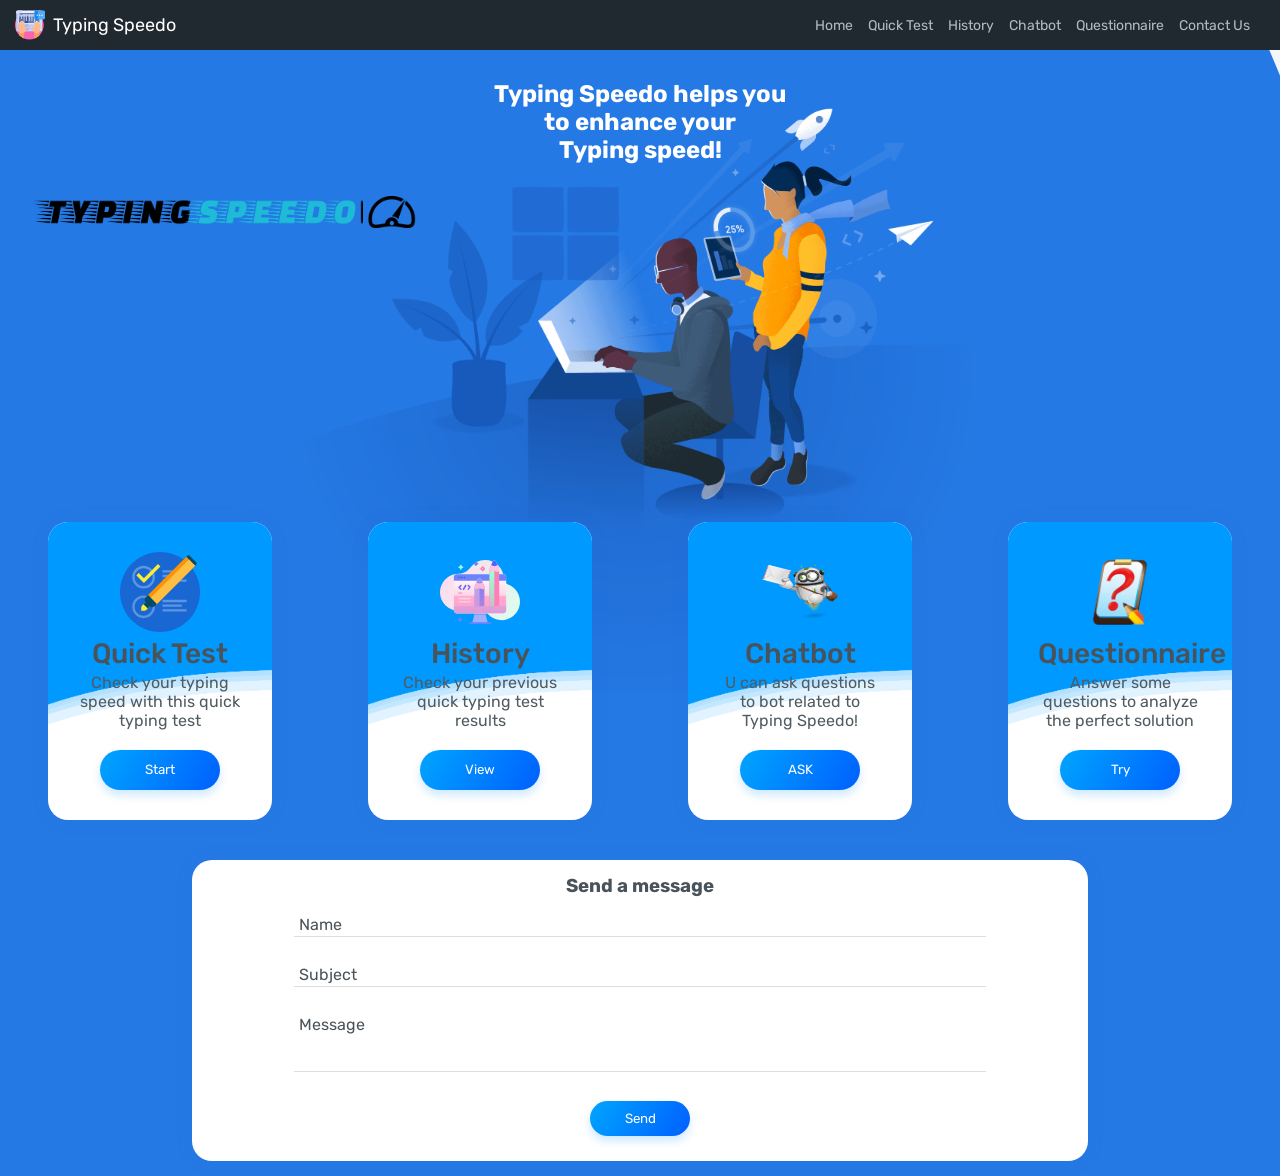
<file: index.html>
<!DOCTYPE html>
<html lang="en">
<head>
  
    <meta charset="UTF-8">
    <meta name="viewport" content="width=device-width, initial-scale=1.0">
    <meta http-equiv="X-UA-Compatible" content="ie=edge">
    <title>Typing Speedo</title>
    <link rel="icon" type="image/x-icon" href="/img/favicon.ico">
    <meta name="verify-admitad" content="5f9bf0e3d2" />
    <link rel="stylesheet" href="css/style.css" />
</head>
    
<body>
  
    <div id="loader">
        <div id="loader-circle"></div>
    </div>
    <nav id="nav">
        <div id="logo">
            <img src="img\logo.svg" alt="logo"/>
            <a href="#">
                <span>Typing</span>
                <span>Speedo</span>
            </a>
        </div>
        <div id="hamburger">
            <div id="menu-line"></div>
        </div>
        <ul id="nav-links">
            <li>
                <a href="#"><i class="fas fa-home icon"></i>Home</a>
            </li>
            <li>
                <a href="#quickTest"><i class="fas fa-user icon"></i>Quick Test</a>
            </li>
            <li>
                <a href="#history"><i class="fas fa-file-alt icon"></i>History</a>
            </li>
            <li>
                <a href="#chatbot"><i class="fab fa-android icon"></i>Chatbot</a> 
            </li>
            <li>
                <a href="#Questionnaire"><i class="	far fa-calendar-check icon"></i>Questionnaire</a>
            </li>
        
            <li>
                <a href="#contact-us"><i class="fas fa-user-headset icon"></i>Contact Us</a>
            </li>
        </ul>
    </nav>
    
    <div class="container">
        <h2 class="text">
            Typing Speedo helps you <br>
            to enhance your <br>
            Typing speed!
        </h2>
        <img src="img\illustration.png" alt="illustration" class="illustrationImg">
        <img src="img\TS-logo.png" alt="TS-logo" class="TS-logoImg">
        <div class="cards">
            <div class="card" id="quickTest">
                <section>
                    <div class="wave wave1"></div>
                    <div class="wave wave2"></div>
                    <div class="wave wave3"></div>
                    <div class="wave wave4"></div>
                </section>
                <img src="img\test.svg" alt="test svg">
                <div class="title">Quick Test</div>
                <div class="desc">Check your typing speed with this quick typing test</div>
                <button id="testBtn">Start</button>
            </div>
            <div class="card" id="history">
                <section>
                    <div class="wave wave1"></div>
                    <div class="wave wave2"></div>
                    <div class="wave wave3"></div>
                    <div class="wave wave4"></div>
                </section>
                <img src="img\history.svg" alt="history svg">
                <div class="title">History</div>
                <div class="desc">Check your previous quick typing test results</div>
                <button id="openHistory">View</button>
            </div>
            <div class="card" id="chatbot">
                <section>
                    <div class="wave wave1"></div>
                    <div class="wave wave2"></div>
                    <div class="wave wave3"></div>
                    <div class="wave wave4"></div>
                </section>
                <img src="img\Bot.png" alt="Bot.png">
                <div class="title">Chatbot</div>
                <div class="desc">U can ask questions to bot related to Typing Speedo!
                </div>
                <button type="button" onclick="window.location.href='chatbot.html';">ASK</button>
            </div>
            <div class="card" id="Questionnaire">
                <section>
                    <div class="wave wave1"></div>
                    <div class="wave wave2"></div>
                    <div class="wave wave3"></div>
                    <div class="wave wave4"></div>
                </section>
                <img src="img\questionnaire.png" alt="Bot.png">
                <div class="title">Questionnaire</div>
                <div class="desc">Answer some questions to analyze the perfect solution</div>
                <button type="button" onclick="window.location.href='ranm.html';">Try</button>
            </div>
        </div>
        
        <form class="card" id="contact-us">
            <h3 id="contact-us-heading">Send a message</h3>
            <div class="contact-us-input-box">
                <input type="text" id="contact-us-name" required=""/>
                <label for="contact-us-name">Name</label>
            </div>
            <div class="contact-us-input-box">
                <input type="text" id="contact-us-subject" required=""/>
                <label for="contact-us-subject">Subject</label>
            </div>
            <div class="contact-us-input-box">
                <textarea id="contact-us-message" required=""></textarea>
                <label for="contact-us-message">Message</label>
            </div>
            <button id="contact-us-submit-btn">Send</button>
        </form>      
        </div>
        </div>
    </div>
        </div> 
    <div class="test-container">
        <div class="circle"></div>
        <div class="circle"></div>
        <div class="circle"></div>
        <div id="test-nav">
            <div class="row">
                <img src="img\timer.svg" alt="timer">
                <div id="time"></div>
            </div>
            <div id="test-btn">
                <i class="fad fa-angle-right icon" id="backBtn"></i>
            </div>
        </div>
        <div id="text"></div>
        <div class="typing-row">
            <input type="text" id="input" placeholder="Type here..."/>
            <div id="continueBtn">
                <i class="fad fa-arrow-right"></i>
            </div>
        </div>
    </div> 
    <div class="result-container">
        <div id="result-nav">
            <div>Result</div>
            <div id="result-back-btn">
                <i class="fad fa-angle-right icon"></i>
            </div>
        </div>
        <section>
            <div class="wave wave1"></div>
            <div class="wave wave2"></div>
            <div class="wave wave3"></div>
            <div class="wave wave4"></div>
        </section>  
        <div id="result-box">    
            <div class="box">
                <div class="progress">
                    <svg>
                        <circle cx="70" cy="70" r="70"></circle>
                        <circle cx="70" cy="70" r="70" id="progress-circle"></circle>
                    </svg>
                    <div class="progress-percent"><span></span></div>
                </div>
                <h2 class="progress-text">Accuracy</h2>
            </div>
            
            <div class="result-card card-1">
                <p id="grossSpeed"></p>
                <p>Gross Speed</p>
            </div>
            <div class="result-card">
                <p id="netSpeed"></p>
                <p>Net Speed</p>
            </div>
            <div class="result-card">
                <p id="resultTime"></p>
                <p>Time</p>
            </div>
            <div class="result-card">
                <p id="result-characters"></p>
                <p>Characters</p>
            </div>
            <div class="result-card">
                <p id="result-words"></p>
                <p>Words</p>
            </div>
            
        </div>
    </div>
    
    
    
    <div id="history-container">
        <div id="history-nav">
            <div>Previous results</div>
            <div id="history-back-btn">
                <i class="fad fa-angle-right icon"></i>
            </div>
        </div>
        
        <div class="previous-result-cards">
        </div>
    </div>
<script src="js/app.js"></script>
<script type="text/javascript">
    var cId =  "126727";

    (function(d, t) {
      var s = document.createElement("script");
      s.type = "text/javascript";
      s.async = true;
      s.src = (document.location.protocol == "https:" ? "https://cdn0.cuelinks.com/js/" : "http://cdn0.cuelinks.com/js/")  + "cuelinksv2.js";
      document.getElementsByTagName("body")[0].appendChild(s);
    }());
</script>
</body>
</html>
</file>
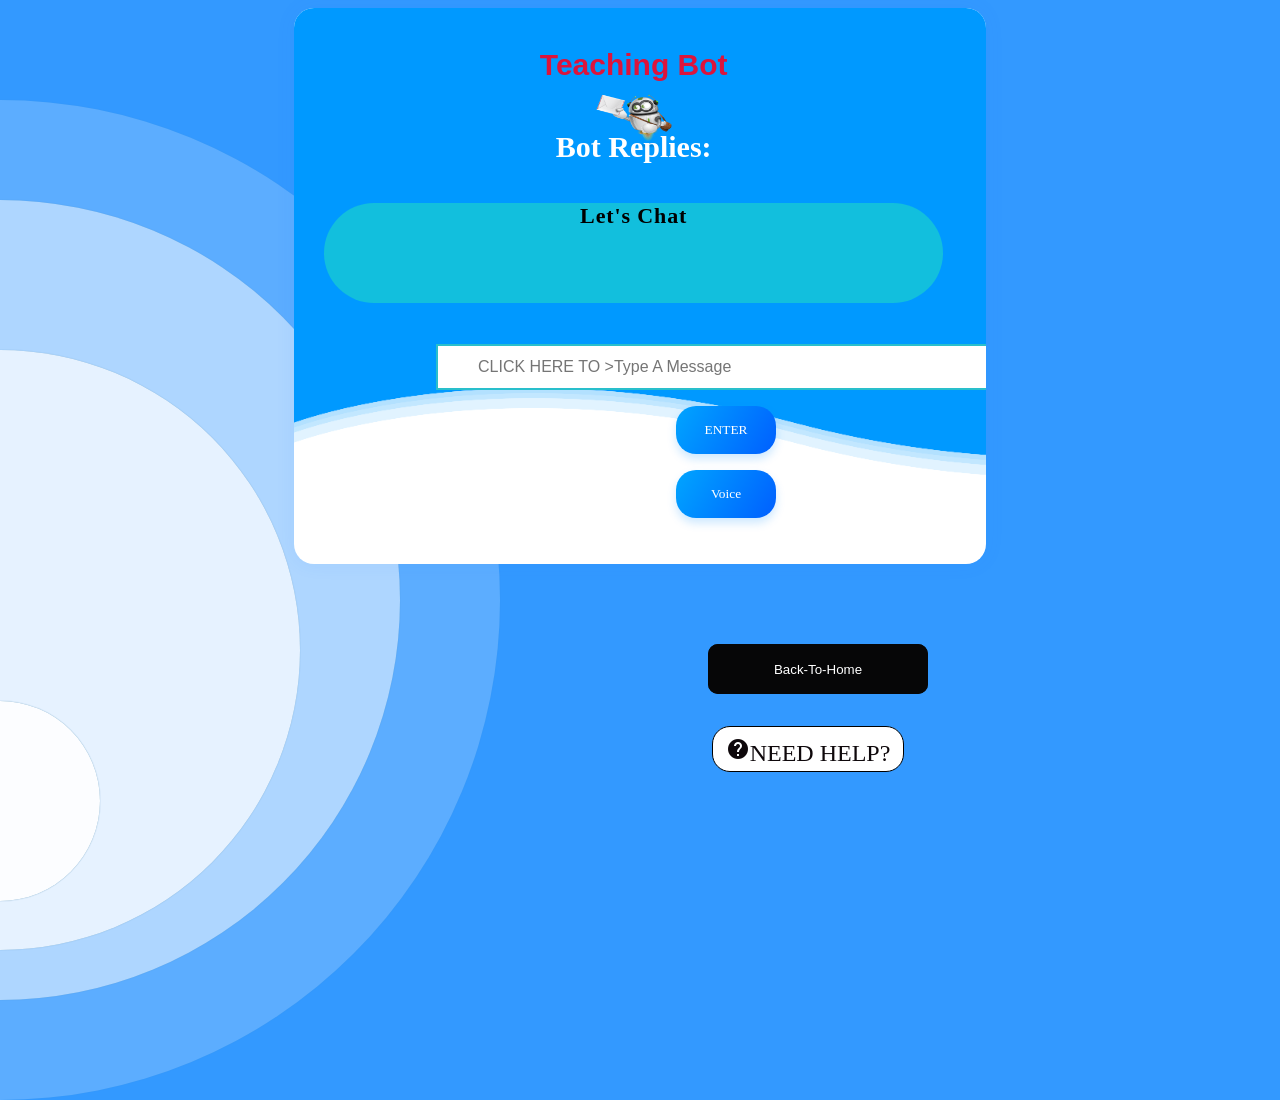
<file: chatbot.html>
<!DOCTYPE html>
<html lang="en">
    <head>
      
    <style>
        body{
  background: #3399ff;
}
.circle{
  position: absolute;
  border-radius: 50%;
  background: white;
  animation: ripple 15s infinite;
  box-shadow: 0px 0px 1px 0px #508fb9;
}

.small{
  width: 200px;
  height: 200px;
  left: -100px;
  bottom: -1px;
}

.medium{
  width: 400px;
  height: 400px;
  left: -200px;
  bottom: -10px;
}

.large{
  width: 600px;
  height: 600px;
  left: -300px;
  bottom: -50px;
}

.xlarge{
  width: 800px;
  height: 800px;
  left: -400px;
  bottom: -100px;
}

.xxlarge{
  width: 1000px;
  height: 1000px;
  left: -500px;
  bottom: -200px;
}

.shade1{
  opacity: 0.2;
}
.shade2{
  opacity: 0.5;
}

.shade3{
  opacity: 0.7;
}

.shade4{
  opacity: 0.8;
}

.shade5{
  opacity: 0.9;
}

@keyframes ripple{
  0%{
    transform: scale(0.8);
  }
  
  50%{
    transform: scale(1.2);
  }
  
  100%{
    transform: scale(0.8);
  }
}
.glow-on-hover {
    width: 220px;
    height: 50px;
    border: none;
    outline: none;
    color: #fff;
    background: #111;
    cursor: pointer;
    position: relative;
    z-index: 0;
    border-radius: 10px;
}

.glow-on-hover:before {
    content: '';
    background: linear-gradient(45deg, #ff0000, #ff7300, #fffb00, #48ff00, #00ffd5, #002bff, #7a00ff, #ff00c8, #ff0000);
    position: absolute;
    top: -2px;
    left:-2px;
    background-size: 400%;
    z-index: -1;
    filter: blur(5px);
    width: calc(100% + 4px);
    height: calc(100% + 4px);
    animation: glowing 20s linear infinite;
    opacity: 0;
    transition: opacity .3s ease-in-out;
    border-radius: 10px;
}

.glow-on-hover:active {
    color: #000
}

.glow-on-hover:active:after {
    background: transparent;
}

.glow-on-hover:hover:before {
    opacity: 1;
}

.glow-on-hover:after {
    z-index: -1;
    content: '';
    position: absolute;
    width: 100%;
    height: 100%;
    background: rgb(6, 6, 7);
    left: 0;
    top: 0;
    border-radius: 10px;
}

@keyframes glowing {
    0% { background-position: 0 0; }
    50% { background-position: 400% 0; }
    100% { background-position: 0 0; }
}
#Box
body{
    margin: 0;
    padding: 0;
    width: 50%;
    height:50vh;
    overflow: hidden;
    position: relative;
    background-color: paleturquoise;
}
.box{
    position: absolute;
  left: 17%;
  top: 36%;
  transform: translate(-50%, -50%);
  height: 380px;
  width: 385px;
  background: #f2f2f200;
  overflow: hidden;
  border-radius: 20px;
  cursor: pointer;
  box-shadow: 0 0 20px 8px #000000;
}
.top{
    width: 98%;
    height: 110px;
    background: rgba(0, 255, 255, 0);
    border-top-left-radius: 20px;
    border-top-right-radius: 20px;
}
.top h1{
    margin: 0;
    font-size: 30px;
    color: crimson;
    text-align: center;
    padding-top: 10px;
    font-family: sans-serif;
}
.mid{
    width: 98%;
    height: 180px;
    background: rgba(255, 255, 255, 0);
}
.mid .chat{
    width: 100%;
}
.mid .chat h2{
    margin-top: -3rem;
    font-size: 30px;
    color: rgb(255, 255, 255);
    padding:30px 20px;
    text-align: center;
}
.mid .chat p{
    margin-top: -1rem;
    height: 100px;
    font-size: 22px;
    color: rgb(0, 0, 0);
    text-align: center;
    background-color: rgb(18, 191, 221);
    font-weight: 600;
    letter-spacing: 0.04em;
    border-top-right-radius: 10rem;
    border-top-left-radius: 10rem;
    border-bottom-left-radius: 10rem;
    border-bottom-right-radius: 10rem;
}
.input{
    height:55%;
    width: 40rem;
    margin-top: 4rem;
    margin-left: 7rem;
    overflow: hidden;
}
input[type=text] {
  width: 100%;
  border: 2px solid rgb(41, 191, 204);
  font-size: 16px;
  background-color: white;
  background-position: 10px 10px; 
  background-repeat: no-repeat;
  padding: 12px 20px 12px 40px;
 
}
.card {
    position: relative;
    display: block;
    height:70%;
    width: 50%;
    background: #fff;
    border-radius: 20px;
    padding: 30px;
    box-shadow: 0 0 20px rgba(0,0,0,0.1);
    margin: 0 auto 40px auto;
    overflow: hidden;
    box-shadow: 0 0 20px rgba(0,112,255,0.07);
}
.card > * {
    position: relative;
    z-index: 2;
}
.card img {
    display: block;
    width: 80px;
    height: 80px;
    margin: auto;
}
.card .title {
    font-size: 28px;
    text-align: center;
    font-family: var(--rubik);
    font-weight: 500;
    color: #495359;
    margin-top: 5px;
}
.card .desc {
    text-align: center;
    color: #505b61;
    margin-top: 3px;
    font-family: var(--rubik);
}
.card button {
    display: block;
    width: 100px;
    height: 3rem;
    border: none;
    outline: none;
    background: linear-gradient(120deg, #00a5ff, #005fff);
    box-shadow: 0 5px 10px rgba(0,139,255,0.2);
    border-radius: 20px;
    margin: 1rem;
    margin-left: 15rem;
    margin-top: 1rem;
    color: #fff;
    transition: .5s;
    font-family: var(--rubik);
}
.card button:hover {
    transform: scale(0.9);
}
.card section {
    position: absolute;
    top: 0;
    left: 0;
    width: 100%;
    height: 90%;
    background: #09f;
}
@keyframes animate {
    0% {
        background-position-x: 0;
    }
    100% {
        background-position-x: 1000px;
    }
}
@keyframes animate2 {
    0% {
        background-position-x: 0;
    }
    100% {
        background-position-x: -1000px;
    }
}
  button{
    margin-top: 40px;
    margin-left: 700px;
    background-color: white;
    border: 1px solid black;
    border-radius: 5px;
    padding:10px;
  }
  button:hover{
    background-color: #3399ff;;
    color: white;
    transition: .5s;
    cursor: pointer;
  }
  section {
    position: absolute;
    top: 0;
    left: 0;
    width: 100vw;
    height: 500px;
    overflow: hidden;
    background: #09f;
}
section .wave {
    position: absolute;
    bottom: 0;
    left: 0;
    width: 100%;
    height: 100px;
    background: url("../img/wave.png");
    background-size: 1000px 100px;
}
.wave.wave1 {
    animation: animate 30s linear infinite;
    bottom: 0;
    opacity: 1;
    animation-delay: 0s;
    z-index: 4;
}
.wave.wave2 {
    animation: animate2 15s linear infinite;
    bottom: 10px;
    opacity: 0.5;
    animation-delay: -5s;
    z-index: 3;
}
.wave.wave3 {
    animation: animate 15s linear infinite;
    bottom: 15px;
    opacity: 0.2;
    animation-delay: -2s;
    z-index: 2;
}
.wave.wave4 {
    animation: animate2 5s linear infinite;
    bottom: 20px;
    opacity: 0.7;
    animation-delay: -5s;
    z-index: 1;
} 
.buttonimg{
  background-image: url("nic.png");
}
    </style>
    </head>
    <div class='ripple-background'>
        <div class='circle xxlarge shade1'></div>
        <div class='circle xlarge shade2'></div>
        <div class='circle large shade3'></div>
        <div class='circle mediun shade4'></div>
        <div class='circle small shade5'></div>
      </div>  
    <div class="card">
    <section>
    <div class="wave wave1"></div>
    <div class="wave wave2"></div>
    <div class="wave wave3"></div>
    <div class="wave wave4"></div>
</section>
        <div style="text-align: center;" class="top">
            <h1>Teaching Bot</h1>
            <img src="img/Bot.png" alt="Bot" width="65" height="65">
        </div>
        <div class="mid">
            <div class="chat">
                <h2>Bot Replies:</h2>
                <p id="chatLog">Let's Chat</p>
            </div>
        </div>
            <div class="input">
            <input type="text" id="userBox"onkeydown="if(event.keyCode == 13)" placeholder="CLICK HERE TO >Type A Message">
            <button type="button"
            onclick="talk()">ENTER</button>
            <button class="buttonimg" type="button"
            onclick="voice()">Voice</button>
          </div>
            </div>
            </div>
            <button class="glow-on-hover" type="button"
            onclick="backtohome()">
           Back-To-Home</button>
           <script>
         function backtohome(){
            document.location.href="index.html";
         }
           </script>
           <script src="js/chatbot.js"></script>
      <link href="https://fonts.googleapis.com/icon?family=Material+Icons" rel="stylesheet">   
               <button style="width:12rem; margin-left: 44rem; margin-top: 2rem; color:rgb(14, 8, 11); border-radius: 18px;" id="vtn" class="material-icons" type="button"
               onclick="help()">help</i><span>NEED HELP?</span></button>
               <script>
               function help(){
              alert("Questions,\n1.Hi,\n2.Hello,\n3.How are you?,\n4.Whats new today?,\n5.Topic?,\n6.Tip1, Tip2, Tip3,\n7.How will typing fast will help me?,\n8.What are the benefits of touch typing?,\n9.How can I improve my typing speed?,\n10.What is the average typing speed for an adult?,\n11.What are some common typing errors, and how can I reduce them?,\n12.What is the standard QWERTY keyboard layout?,\n13.Are there alternative keyboard layouts to QWERTY?,\n14.Can I type faster on a mechanical keyboard compared to a regular keyboard?,\n15.How can I avoid wrist strain while typing for long periods?,\n16.Are there typing courses or resources available online?,")
               }
               </script>            
           </div>
            </body>
            </html>
</file>
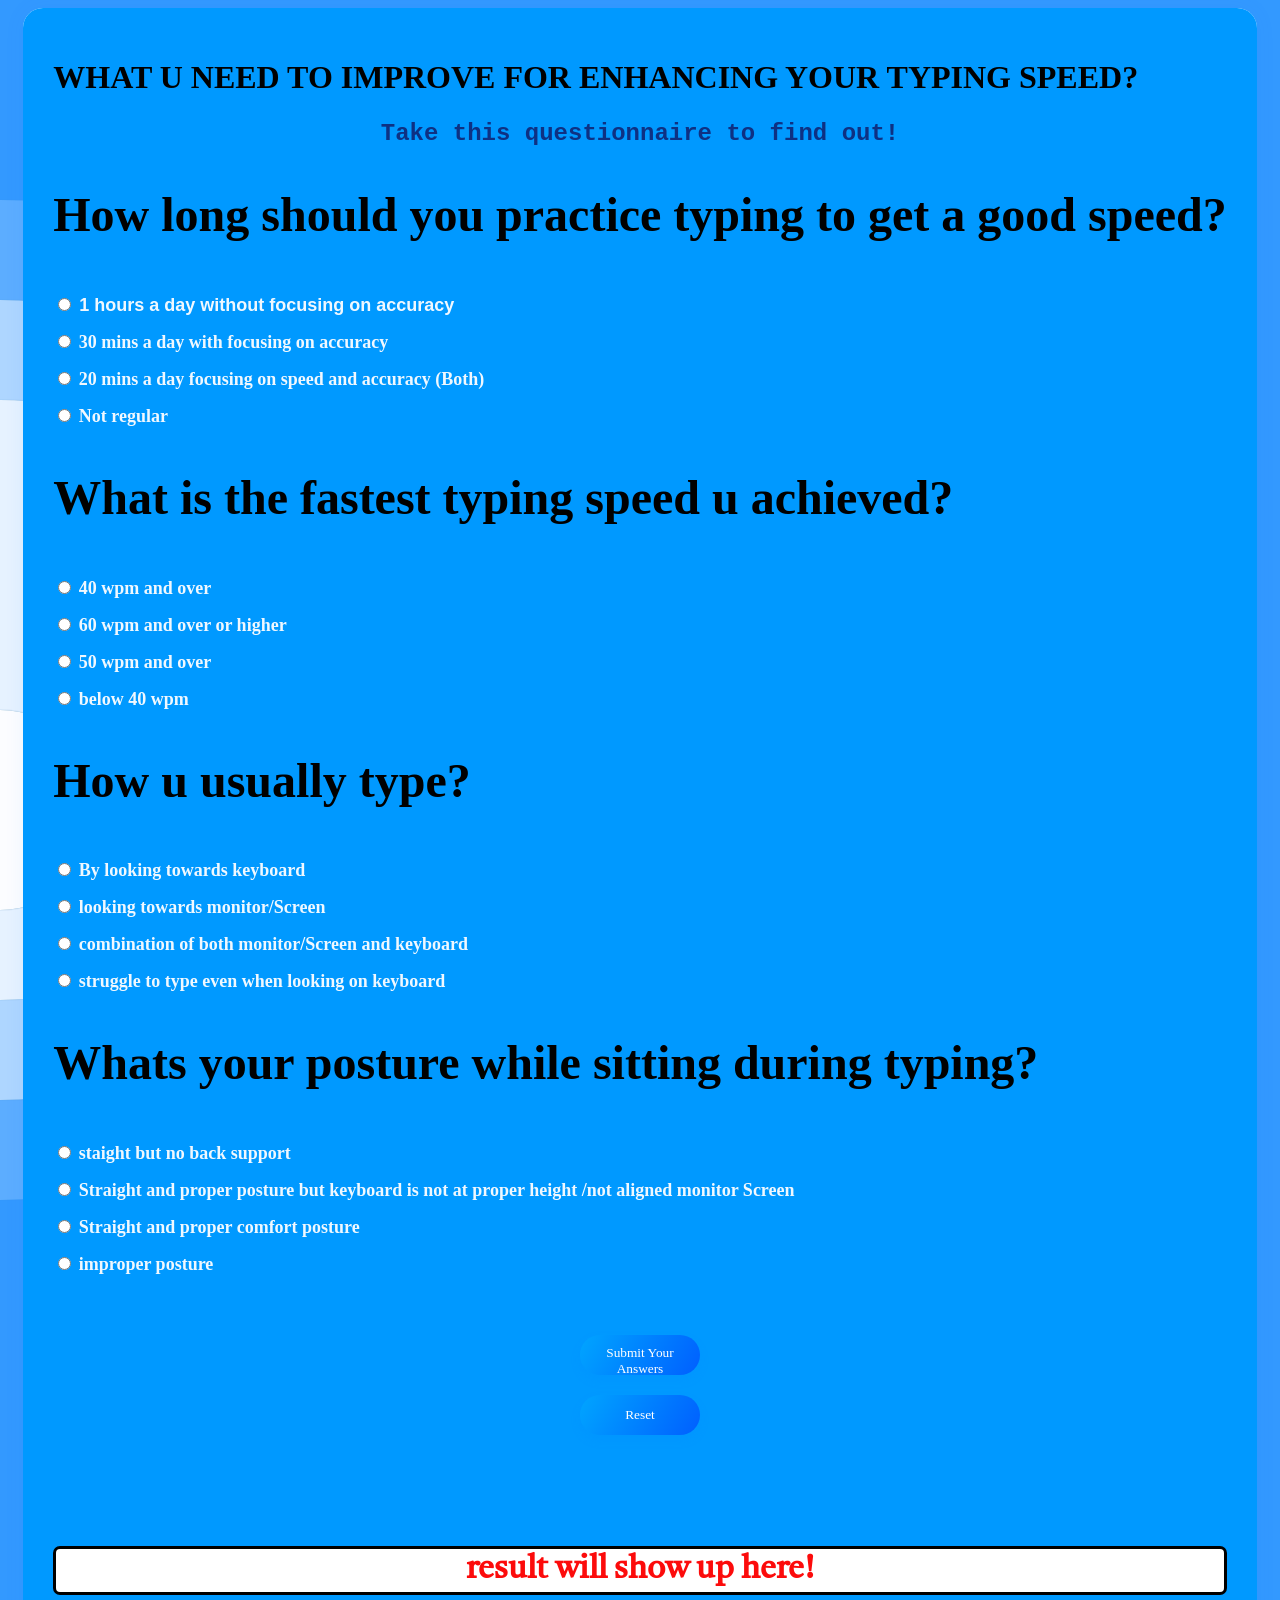
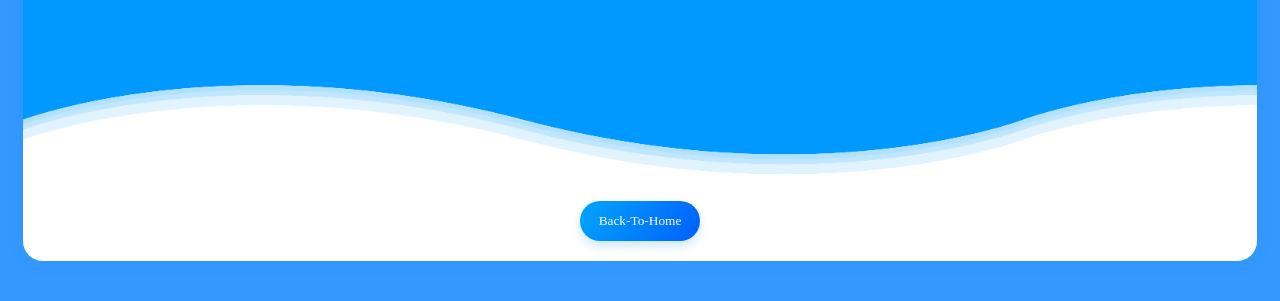
<file: ranm.html>
<!DOCTYPE html>
<head>
  <meta charset="UTF-8">
    <meta name="viewport" content="width=device-width, initial-scale=0.5">
    <meta http-equiv="X-UA-Compatible" content="ie=edge">
    <style>
      @import url('https://fonts.googleapis.com/css2?family=Tiro+Devanagari+Hindi&display=swap');
    body{
  background: #3399ff;
}
.circle{
  position: absolute;
  border-radius: 50%;
  background: white;
  animation: ripple 15s infinite;
  box-shadow: 0px 0px 1px 0px #508fb9;
}

.small{
  width: 200px;
  height: 200px;
  left: -100px;
  bottom: -10px;
}

.medium{
  width: 400px;
  height: 400px;
  left: -200px;
  bottom: -50px;
}

.large{
  width: 600px;
  height: 600px;
  left: -300px;
  bottom: -100px;
}

.xlarge{
  width: 800px;
  height: 800px;
  left: -400px;
  bottom: -200px;
}

.xxlarge{
  width: 1000px;
  height: 1000px;
  left: -500px;
  bottom: -300px;
}

.shade1{
  opacity: 0.2;
}
.shade2{
  opacity: 0.5;
}

.shade3{
  opacity: 0.7;
}

.shade4{
  opacity: 0.8;
}

.shade5{
  opacity: 0.9;
}

@keyframes ripple{
  0%{
    transform: scale(0.8);
  }
  
  50%{
    transform: scale(1.2);
  }
  
  100%{
    transform: scale(0.8);
  }
}
    .card {
      position: relative;
      display: block;
      height:fit-content;
      display:-ms-flexbox;
      justify-content: center;
      width: fit-content;
      background: #fff;
      border-radius: 20px;
      padding: 30px;
      box-shadow: 0 0 20px rgba(0,0,0,0.1);
      margin: 0 auto 40px auto;
      overflow: hidden;
      box-shadow: 0 0 20px rgba(0,112,255,0.07);
  }
  .card > * {
      position: relative;
      z-index: 2;
  }
  .card img {
      display: block;
      width: 80px;
      height: 80px;
      margin: auto;
  }
  .card .title {
      font-size: 28px;
      text-align: center;
      font-family: var(--rubik);
      font-weight: 500;
      color: #495359;
      margin-top: 5px;
  }
  .card .desc {
      text-align: center;
      color: #505b61;
      margin-top: 3px;
      font-family: var(--rubik);
  }
  .card button {
      display: block;
      width: 120px;
      height: 40px;
      border: none;
      outline: none;
      background: linear-gradient(120deg, #00a5ff, #005fff);
      box-shadow: 0 5px 10px rgba(0,139,255,0.2);
      border-radius: 20px;
      margin: 20px auto 0 auto;
      color: #fff;
      transition: .5s;
      font-family: var(--rubik);
  }
  .card button:hover {
      transform: scale(0.9);
  }
  .card section {
      position: absolute;
      top: 0;
      left: 0;
      width: 100%;
      height: 97%;
      background: #09f;
  }
  @keyframes animate {
      0% {
          background-position-x: 0;
      }
      100% {
          background-position-x: 1000px;
      }
  }
  @keyframes animate2 {
      0% {
          background-position-x: 0;
      }
      100% {
          background-position-x: -1000px;
      }
  }
  
    button{
      margin-top: 40px;
      margin-left: 700px;
      background-color: white;
      border: 1px solid black;
      border-radius: 5px;
      padding:10px;
    }
    button:hover{
      background-color: black;
      color: white;
      transition: .5s;
      cursor: pointer;
    }
    section {
      position: absolute;
      top: 0;
      left: 0;
      width: 100vw;
      height: 500px;
      overflow: hidden;
      background: #09f;
  }
  section .wave {
      position: absolute;
      bottom: 0;
      left: 0;
      width: 100%;
      height: 100px;
      background: url("../img/wave.png");
      background-size: 1000px 100px;
  }
  .wave.wave1 {
      animation: animate 30s linear infinite;
      bottom: 0;
      opacity: 1;
      animation-delay: 0s;
      z-index: 4;
  }
  .wave.wave2 {
      animation: animate2 15s linear infinite;
      bottom: 10px;
      opacity: 0.5;
      animation-delay: -5s;
      z-index: 3;
  }
  .wave.wave3 {
      animation: animate 15s linear infinite;
      bottom: 15px;
      opacity: 0.2;
      animation-delay: -2s;
      z-index: 2;
  }
  .wave.wave4 {
      animation: animate2 5s linear infinite;
      bottom: 20px;
      opacity: 0.7;
      animation-delay: -5s;
      z-index: 1;
  }
      </style>
</head>
<body>
  <div class='ripple-background'>
    <div class='circle xxlarge shade1'></div>
    <div class='circle xlarge shade2'></div>
    <div class='circle large shade3'></div>
    <div class='circle mediun shade4'></div>
    <div class='circle small shade5'></div>
  </div>
  <script>
    function myFunction() {
      var x = document.getElementById("container");
      if (x.style.display === "block") {
        x.style.display = "none";
      } else {
        x.style.display = "block";
      }
    }
    </script>
    <script src="js/ranm.js"></script>
    <div class="card">
      <section>
        <div class="wave wave1"></div>
        <div class="wave wave2"></div>
        <div class="wave wave3"></div>
        <div class="wave wave4"></div>
    </section>
    <h1>WHAT U NEED TO IMPROVE FOR ENHANCING YOUR TYPING SPEED?<h1>
    <p style="text-align: center; color: rgb(14, 49, 131); font-size: x-large; font-family: 'Courier New', Courier, monospace;"><b>Take this questionnaire to find out!</b> </p>
    <form id="quiz">
      <h2>How long should you practice typing to get a good speed?</h2>
      <label style="font-size: large; color: aliceblue; font-family: 'Gill Sans', 'Gill Sans MT', Calibri, 'Trebuchet MS', sans-serif;"><input type="radio" name="q1" value="c1">
       1 hours a day without focusing on accuracy
      </label><br />
      <label style="font-size: large; color: aliceblue;"><input type="radio" name="q1" value="c2">
        30 mins a day with focusing on accuracy
      </label><br />
      <label style="font-size: large; color: aliceblue;"><input type="radio" name="q1" value="c3">
       20 mins a day focusing on speed and accuracy (Both)
      </label><br />
      <label style="font-size: large; color: aliceblue;"><input type="radio" name="q1" value="c4">
        Not regular
      </label><br />
      <h2>What is the fastest typing speed u achieved?</h2>
      <label style="font-size: large; color: aliceblue;"><input type="radio" name="q2" value="c1">
        40 wpm and over
      </label><br />
      <label style="font-size: large; color: aliceblue;"><input type="radio" name="q2" value="c2">
       60 wpm and over or higher
      </label><br />
      <label style="font-size: large; color: aliceblue;"><input type="radio" name="q2" value="c3">
        50 wpm and over
      </label><br />
      <label style="font-size: large; color: aliceblue;"><input type="radio" name="q2" value="c4">
        below 40 wpm 
      </label><br />
      <h2>How u usually type?</h2>
      <label style="font-size: large; color: aliceblue;"><input type="radio" name="q3" value="c1">
        By looking towards keyboard
      </label><br />
      <label style="font-size: large; color: aliceblue;"><input type="radio" name="q3" value="c2">
        looking towards monitor/Screen
      </label><br />
      <label style="font-size: large; color: aliceblue;"><input type="radio" name="q3" value="c3">
      combination of both monitor/Screen and keyboard 
      </label><br />
      <label style="font-size: large; color: aliceblue;"><input type="radio" name="q3" value="c4">
        struggle to type even when looking on keyboard
      </label><br />
      <h2>Whats your posture while sitting during typing?</h2>
      <label style="font-size: large; color: aliceblue;"><input type="radio" name="q4" value="c1">
        staight but no back support
      </label><br />
      <label style="font-size: large; color: aliceblue;"><input type="radio" name="q4" value="c2">
        Straight and proper posture but keyboard is not at proper height
        /not aligned monitor Screen
      </label><br />
      <label style="font-size: large; color: aliceblue;"><input type="radio" name="q4" value="c3">
        Straight and proper comfort posture
      </label><br />
      <label style="font-size: large; color: aliceblue;"><input type="radio" name="q4" value="c4">
        improper posture
      </label><br />
      <br>
      <button type="button" id="submit" onclick="tabulateAnswers()">Submit Your Answers</button>
      <button type="reset" id="reset" onclick="resetAnswer()">Reset</button>
    </form>
    <br>
    <br>
    <br>
      <div style="margin-bottom:7rem; color: rgb(252, 11, 11); font-family: 'Tiro Devanagari Hindi', serif; border: solid rgb(0, 0, 0); border-radius: 7px; text-align: center; background-color: #fff;" id="answer"><b>result will show up here!</b></div>
      <br>
      <br>
      <button style="margin-bottom: -2rem;" type="button"
            onclick="backtohome()">
           Back-To-Home</button>
           <script>
         function backtohome(){
            document.location.href="index.html";
         }
           </script>
</body>
</div>
</div>
</html>
</file>
<file: css/style.css>
@import url("https://pro.fontawesome.com/releases/v5.10.0/css/all.css");
@import url('https://fonts.googleapis.com/css2?family=Rubik&display=swap');
:root {
    --rubik: "Rubik", sans-serif;
    --serif: sans-serif;
    --nav-bg: #202830;
    --bd: 1px solid red;
}
html {
    scroll-behavior: smooth;
}
* {
    margin: 0;
    padding: 0;
    box-sizing: border-box;
}
*::selection {
    background: #09f;
    color: #fff;
}
body {
    background: #f1f5f8;
    background: #f3f6fb;
}
#nav {
    position: sticky;
    top: 0;
    display: flex;
    width: 100%;
    height: 50px;
    align-items: center;
    justify-content: space-between;
    background: var(--nav-bg);
    padding: 0 15px;
    z-index: 10000;
}
#nav #logo {
    display: flex;
    align-items: center;
}
#nav #logo a {
    display: block;
    color: #6F6F6F;
    color: #fff;
    text-decoration: none;
    font-size: 18px;
    font-family: var(--rubik);
}
#nav #logo img {
    width: 30px;
    height: 30px;
    margin-right: 8px;
}
#nav #nav-links {
    display: flex;
}
#nav #nav-links li {
    list-style: none;
    margin-right: 15px;
}
#nav #nav-links li a {
    color: #b2bac2;
    text-decoration: none;
    font-size: 14px;
    transition: 0.5s;
    font-family: var(--rubik);
}
#nav #nav-links li a:hover {
    color: #fff;
}
#nav #nav-links li a .icon {
    display: none;
}
#nav #hamburger {
    display: none;
}

@media(max-width:467px) {
    * {
        cursor: none;
    }
    #nav #nav-links li a .icon {
        display: inline-block;
        margin-right: 10px;
    }
    #nav #hamburger {
        display: grid;
        place-items: center;
        width: 20px;
        height: 15px;
    }
    #nav #hamburger #menu-line {
        position: relative;
        width: 100%;
        height: 1px;
        background: #fff;
        transition: .5s;
        border-radius: 4px;
    }
    #nav #hamburger #menu-line::before,
    #nav #hamburger #menu-line::after
    {
        border-radius: 4px;
        content: "";
        position: absolute;
        width: 100%;
        height: 1px;
        background: #fff;
        transition: .5s;
    }
    #nav #hamburger #menu-line::before {
        top: -7px;
    }
    #nav #hamburger #menu-line::after {
        bottom: -7px;
    }
    #nav #hamburger.active #menu-line {
        transform: translateX(-45px);
        background: transparent;
    }
    #nav #hamburger.active #menu-line::before {
        top: 0;
        transform: translateX(45px) rotate(-45deg);
    }
    #nav #hamburger.active #menu-line::after {
        bottom: 0;
        transform: translateX(45px) rotate(45deg);
    }

    #nav #nav-links {
        position: absolute;
        display: block;
        top: 0;
        left: -100%;
        width: 230px;
        height: 100vh;
        background: #212429;
        transition: .5s;
    }
    #nav #nav-links.show {
        left: 0;
    }
    #nav #nav-links li {
        display: flex;
        align-items: center;
        width: 100%;
        height: 50px;
    }
    #nav #nav-links li a {
        display: flex;
        align-items: center;
        width: 100%;
        height: 100%;
        padding-left: 20px;
        font-family: var(--rubik);
        color: #b2bac2;
    }

    #nav #nav-links li a:hover {
        color: #f2f2f2;
        background: #349AEF;
        border-top: 1px dotted #ACD5F6;
        border-bottom: 1px dotted #ACD5F6;
    }
}

#loader {
    display: grid;
    place-items: center;
    position: fixed;
    top: 0;
    left: 0;
    width: 100vw;
    height: 100vh;
    background: #f3f6fb;
    z-index: 10000000;
}
#loader-circle {
    position: relative;
    width: 30px;
    height: 30px;
    border-radius: 50%;
    background: linear-gradient(180deg, #005eff, #b0cdff);
    animation: rotate 0.5s linear infinite;
}
#loader-circle:after {
    content: "";
    position: absolute;
    top: 10%;
    left: 10%;
    width: 80%;
    height: 80%;
    border-radius: 50%;
    background: #f3f6fb;
}
#loader-circle:before {
    content: "";
    position: absolute;
    top: 0;
    left: 0;
    width: 101%;
    height: 101%;
    border-radius: 50%;
    background: linear-gradient(90deg, transparent 50%, #f3f6fb 50%);
}
@keyframes rotate {
    0% {
        transform: rotate(0deg);
    }
    100% {
        transform: rotate(360deg);
    }
}

.container {
    position: relative;
    width: 100vw;
    object-fit: contain;
    min-height: 100vh;
    overflow: hidden;
}
.container::before {
    content: "";
    position: absolute;
    top: -100vw;
    left: -150vw;
    width: 300vw;
    height: 801vw;
    border-radius: 50%;
    background: #2579e4;
    z-index: -1;
    pointer-events: none;
}
.text {
    text-align: center;
    color: #fff;
    font-family: var(--rubik);
    margin-top: 30px;
}
.text > * {
    text-align: center;
}
.container .illustrationImg {
    position: absolute;
    object-fit: contain;
    left: 6.700rem;
    width: 90%;
    height: 40rem;
    margin-top: -7rem;
    z-index: -1;
}
.TS-logoImg {
   width: 30%;
   margin-top: 2rem;  
   margin-left: 2rem;
}
.cards {
    display: grid;
    grid-template-columns: repeat(auto-fit, minmax(300px, 1fr));
    margin-top: 290px;
}
.card {
    position: relative;
    display: block;
    width: 70%;
    background: #ffffff;
    border-radius: 20px;
    padding: 30px;
    box-shadow: 0 0 20px rgba(0,0,0,0.1);
    margin: 0 auto 40px auto;
    overflow: hidden;
    box-shadow: 0 0 20px rgba(0,112,255,0.07);
}
.card > * {
    position: relative;
    z-index: 2;
}
.card img {
    display: block;
    width: 80px;
    height: 80px;
    margin: auto;
}
.card .title {
    font-size: 28px;
    text-align: center;
    font-family: var(--rubik);
    font-weight: 500;
    color: #495359;
    margin-top: 5px;
}
.card .desc {
    text-align: center;
    color: #505b61;
    margin-top: 3px;
    font-family: var(--rubik);
}
.card button {
    display: block;
    width: 120px;
    height: 40px;
    border: none;
    outline: none;
    background: linear-gradient(120deg, #00a5ff, #005fff);
    box-shadow: 0 5px 10px rgba(0,139,255,0.2);
    border-radius: 20px;
    margin: 20px auto 0 auto;
    color: #fff;
    transition: .5s;
    font-family: var(--rubik);
}
.card button:hover {
    transform: scale(0.9);
}
.card section {
    position: absolute;
    top: 0;
    left: 0;
    width: 100%;
    height: 90%;
    background: #09f;
}

.test-container {
    position: relative;
    width: 100vw;
    display: none;
    margin-top: 50px;
    overflow: hidden;
    background: #f3f6fb;
}
.row {
    display: flex;
    align-items: center;
}
#test-nav {
    position: fixed;
    top: 0;
    left: 0;
    display: flex;
    width: 100%;
    height: 50px;
    background: var(--nav-bg);
    align-items: center;
    justify-content: space-between;
    padding: 0 15px;
    z-index: 10000;
}
#test-nav img {
    width: 30px;
    height: 30px;
}
#test-nav .icon {
    color: rgba(255,255,255,1);
    font-size: 24px;
}
#test-nav #time {
    color: #fff;
    font-family: var(--rubik);
}
#test-nav #test-btn {
    width: 20px;
    height: 20px;
}
.test-container #text {
    position: relative;
    display: block;
    width: 90%;
    padding: 20px;
    background: #fff;
    font-family: var(--rubik);
    box-shadow: 0 0 20px rgba(0,0,0,0.1);
    margin: 25px auto 55px auto;
    border-radius: 10px;
    background: rgba(255,255,255,0.2);
    user-select: none!important;
    box-shadow: 0 0 20px rgba(0,112,255,0.07);
}

.circle {
    position: absolute;
    border-radius: 50%;
}

.circle:nth-child(1) {
    top: -40px;
    left: -70px;
    width: 200px;
    height: 200px;
    background: #09f;
}
.circle:nth-child(2) {
    top: 450px;
    right: -100px;
    width: 250px;
    height: 250px;
    background: #f04;
}
.test-container .typing-row {
    display: flex;
    align-items: center;
    position: fixed;
    bottom: 0;
    left: 0;
    width: 100vw;
    height: 40px;
}
.test-container #input {
    width: calc(100% - 40px);
    height: 100%;
    background: #fff;
    border: none;
    padding: 0 10px;
    outline: none;
    box-shadow: 0 0 20px rgba(0,0,0,0.1);
    caret-color: #09f;
    background: #202830;
    color: #fff;
    color: #c0e6ff;
}
.test-container #continueBtn {
    display: grid;
    place-items: center;
    width: 40px;
    height: 100%;
    background: #202830;
    color: #202830;
    transition: .5s;
}
#continueBtn:hover {
    background: #202830;
}

.result-container {
    position: relative;
    width: 100vw;
    min-height: 100vh;
    background: #f3f6fb;
    background: #f1f5f8;
    display: none;
    /*margin-top: 50px;*/
    background: #fff;
}
#result-nav {
    position: fixed;
    top: 0;
    left: 0;
    display: flex;
    width: 100%;
    height: 50px;
    background: var(--nav-bg);
    align-items: center;
    justify-content: space-between;
    padding: 0 15px;
    z-index: 10000;
}
#result-nav div:nth-child(1) {
    color: #fff;
    font-family: var(--rubik);
    font-size: 18px;
}
#result-nav #result-back-btn {
    display: grid;
    place-items: center;
    color: #fff;
    width: 20px;
    height: 20px;
    font-size: 20px;
    color: rgba(255,255,255,1);
}

section {
    position: absolute;
    top: 0;
    left: 0;
    width: 100vw;
    height: 500px;
    overflow: hidden;
    background: #09f;
}
section .wave {
    position: absolute;
    bottom: 0;
    left: 0;
    width: 100%;
    height: 100px;
    background: url("../img/wave.png");
    background-size: 1000px 100px;
}
.wave.wave1 {
    animation: animate 30s linear infinite;
    bottom: 0;
    opacity: 1;
    animation-delay: 0s;
    z-index: 4;
}
.wave.wave2 {
    animation: animate2 15s linear infinite;
    bottom: 10px;
    opacity: 0.5;
    animation-delay: -5s;
    z-index: 3;
}
.wave.wave3 {
    animation: animate 15s linear infinite;
    bottom: 15px;
    opacity: 0.2;
    animation-delay: -2s;
    z-index: 2;
}
.wave.wave4 {
    animation: animate2 5s linear infinite;
    bottom: 20px;
    opacity: 0.7;
    animation-delay: -5s;
    z-index: 1;
}
@keyframes animate {
    0% {
        background-position-x: 0;
    }
    100% {
        background-position-x: 1000px;
    }
}
@keyframes animate2 {
    0% {
        background-position-x: 0;
    }
    100% {
        background-position-x: -1000px;
    }
}

.result-container #result-box {
    position: relative;
}

.box {
    display: flex;
    align-items: center;
    justify-content: center;
    flex-direction: column;
    position: relative;
    width: 100%;
    font-family: var(--rubik);
}
.progress {
    position: relative;
    width: 150px;
    height: 150px;
    margin-top: 100px;
}
.progress svg {
    position: relative;
    width: 150px;
    height: 150px;
}
.progress svg circle {
    position: relative;
    width: 150px;
    height: 150px;
    fill: none;
    stroke-width: 10;
    stroke: #000;
    transform: translate(5px, 5px);
    stroke-dasharray: 440;
    stroke-dashoffset: 440;
    stroke-linecap: round;
}
.progress svg circle:nth-child(1) {
    stroke-dashoffset: 0;
    stroke: rgba(255, 255, 255, 0.1);
}
.progress svg circle:nth-child(2) {
    stroke: #a8fff6;
    stroke: #7AD0E5;
}
.progress-percent {
    position: absolute;
    top: 0;
    left: 0;
    width: 100%;
    height: 100%;
    display: flex;
    justify-content: center;
    align-items: center;
    font-size: 40px;
    color: #fff;
}
.progress-percent span {
    font-size: 20px;
}
.progress-text {
    position: absolute;
    top: 78%;
    font-size: 12px;
    color: #fff;
}
.result-card {
    position: relative;
    display: flex;
    justify-content: center;
    align-items: center;
    flex-direction: column;
    margin: 15px auto;
    width: 90%;
    min-height: 200px;
    padding: 10px;
    border-radius: 10px;
    background: linear-gradient(90deg, #FF77A5, #FFAAAC);
    background: rgba(255,255,255,0.7);
    box-shadow: 0 0 20px rgba(0,0,0,0.15);
    z-index: 5;
    color: #495359;
    font-family: var(--rubik);
    background: linear-gradient(339deg, rgba(47, 47, 47, 0.02) 0%, rgba(47, 47, 47, 0.02) 42%, transparent 42%, transparent 99%, rgba(17, 17, 17, 0.02) 99%, rgba(17, 17, 17, 0.02) 100%), linear-gradient(257deg, rgba(65, 65, 65, 0.02) 0%, rgba(65, 65, 65, 0.02) 11%, transparent 11%, transparent 92%, rgba(53, 53, 53, 0.02) 92%, rgba(53, 53, 53, 0.02) 100%), linear-gradient(191deg, rgba(5, 5, 5, 0.02) 0%, rgba(5, 5, 5, 0.02) 1%, transparent 1%, transparent 45%, rgba(19, 19, 19, 0.02) 45%, rgba(19, 19, 19, 0.02) 100%), linear-gradient(29deg, rgba(28, 28, 28, 0.02) 0%, rgba(28, 28, 28, 0.02) 33%, transparent 33%, transparent 40%, rgba(220, 220, 220, 0.02) 40%, rgba(220, 220, 220, 0.02) 100%), linear-gradient(90deg, rgb(255, 255, 255), rgb(255, 255, 255));
}
.result-card p:nth-child(1) {
    font-size: 42px;
    font-weight: 500;
}
.result-card p:nth-child(1) span {
    font-size: 14px;
    font-size: 400;
    font-style: italic;
}


#game-container {
    position: relative;
    width: 100vw;
    min-height: 100vh;
    background: #f3f6fb;
    background: #f1f5f8;
    display: none;
    background: #fff;
    padding-top: 50px;
}
#game-nav {
    position: fixed;
    top: 0;
    left: 0;
    display: flex;
    width: 100%;
    height: 50px;
    background: var(--nav-bg);
    align-items: center;
    justify-content: space-between;
    padding: 0 15px;
    z-index: 10000;
}
#game-nav #game-heading {
    color: #fff;
    font-family: var(--rubik);
    font-size: 18px;
}
#game-nav #game-back-btn {
    display: grid;
    place-items: center;
    color: #fff;
    width: 20px;
    height: 20px;
    font-size: 20px;
    color: rgba(255,255,255,1);
}

canvas {
    display: block;
    margin: 30px auto 0 auto;
}

#score {
    position: absolute;
    top: 90px;
    left: 40px;
    color: #495359;
    font-family: var(--rubik);
}
#restart {
    position: absolute;
    top: calc(70px + 250px/2 - 30px/2);
    left: calc(50% - 100px/2);
    width: 100px;
    height: 30px;
    background: #09f;
    color: #fff;
    border: none;
    border-radius: 4px;
    outline: none;
    border: 4px double #fff;
    opacity: 0;
    pointer-events: none;
    transition: 0.5s;
}
#restart:hover {
    background: #0080d6;
}
#game-input {
    position: absolute;
    top: -200%;
    left: -200%;
}
#openKeyboard {
    display: block;
    margin: 15px auto;
    width: 100px;
    height: 30px;
    background: #09f;
    color: #fff;
    border-radius: 4px;
    outline: none;
    border: 4px double #fff;
    transition: 0.5s;
}
#openKeyboard:hover {
    background: #0080d6;
}

#contact-us-heading {
    color: #495359;
    font-family: var(--rubik);
    text-align: center;
    margin-bottom: 5px;
}

.contact-us-input-box {
    position: relative;
    width: 80%;
    display: block;
    margin: 15px auto;
    margin-bottom: 25px;
}
.contact-us-input-box input,
.contact-us-input-box textarea
{
    width: 100%;
    height: 25px;
    background: none;
    border: none;
    border-bottom: 1.5px solid #ddd;
    padding: 5px;
    outline: none;
    caret-color: #0084ff;
    transition: 0.5s;
    font-family: var(--rubik);
}
.contact-us-input-box textarea {
    height: 60px;
    resize: none;
}
.contact-us-input-box label {
    position: absolute;
    top: 3px;
    left: 5px;
    color: #495359;
    transition: .5s;
    font-family: var(--rubik);
    user-select: none;
    pointer-events: none;
}
.contact-us-input-box input:focus ~ label,
.contact-us-input-box textarea:focus ~ label,
.contact-us-input-box input:valid ~ label,
.contact-us-input-box textarea:valid ~ label
{
    color: #0084ff;
    font-size: 12px;
    top: -12px;
}

.contact-us-input-box input:focus,
.contact-us-input-box textarea:focus
{
    border-bottom-color: #0084ff;
}

.contact-us-input-box input:valid,
.contact-us-input-box textarea:valid
{
    border-bottom-color: #0084ff;
}
#contact-us {
    display: block;
    width: 70%;
    margin: auto;
    padding: 15px;
    border-radius: 20px;
    box-shadow: 0 0 20px rgba(0,0,0,0.1);
    margin-bottom: 15px;
    background: rgba(255,255,255,0.2);
    background: #F3F7FA;
    background: #fff;
    box-shadow: 0 0 20px rgba(0,112,255,0.07);
}
#contact-us-submit-btn {
    display: block;
    width: 100px;
    height: 35px;
    border: none;
    outline: none;
    background: linear-gradient(120deg, #00a5ff, #005fff);
    box-shadow: 0 5px 10px rgba(0,139,255,0.2);
    border-radius: 20px;
    margin: 10px auto;
    color: #fff;
    transition: .5s;
    font-family: var(--rubik);
}
#contact-us-submit-btn:hover {
    transform: scale(0.9);
}
#about-us {
    position: relative;
    display: block;
    width: 70%;
    margin: 0 auto 30px auto;
    background: rgba(255,255,255,0.2);
    background: #F3F7FA;
    background: #fff;
    padding: 15px;
    border-radius: 20px;
    box-shadow: 0 0 20px rgba(0,0,0,0.1);
    box-shadow: 0 0 20px rgba(0,112,255,0.07);
}
#about-us-heading {
    color: #495359;
    text-align: center;
    font-family: var(--rubik);
    margin-bottom: 10px;
}
#about-us p {
    text-align: center;
    color: #5e6c73;
    font-family: var(--rubik);
}


#history-container {
    display: none;
    position: relative;
    width: 100vw;
    background: #f3f6fb;
}

#history-nav {
    position: fixed;
    top: 0;
    left: 0;
    display: flex;
    width: 100%;
    height: 50px;
    background: var(--nav-bg);
    align-items: center;
    justify-content: space-between;
    padding: 0 15px;
    z-index: 10000;
}
#history-nav div:nth-child(1) {
    color: #fff;
    font-family: var(--rubik);
    font-size: 18px;
}
#history-nav #history-back-btn {
    display: grid;
    place-items: center;
    color: #fff;
    width: 20px;
    height: 20px;
    font-size: 20px;
    color: rgba(255,255,255,1);
}


.previous-result-cards {
    margin-top: 70px;
}

.previous-result-card {
    display: block;
    width: 80%;
    padding: 20px;
    border-radius: 20px;
    margin: 20px auto;
    background: #fff;
    box-shadow: 0 0 20px rgba(0,112,255,0.07);
}

.previous-result-progress-box {
    display: flex;
    align-items: center;
    justify-content: center;
    flex-direction: column;
    position: relative;
    width: 100%;
    font-family: var(--rubik);
}
.previous-result-progress {
    position: relative;
    width: 150px;
    height: 150px;
    margin-top: 15px;
}
.previous-result-progress svg {
    position: relative;
    width: 150px;
    height: 150px;
}
.previous-result-progress svg circle {
    position: relative;
    width: 150px;
    height: 150px;
    fill: none;
    stroke-width: 10;
    stroke: #000;
    transform: translate(5px, 5px);
    stroke-dasharray: 440;
    stroke-dashoffset: 240;
    stroke-linecap: round;
}
.previous-result-progress svg circle:nth-child(1) {
    stroke-dashoffset: 0;
    stroke: rgba(0,112,255,0.1);
}
.previous-result-progress svg circle:nth-child(2) {
    stroke: rgb(0,112,255);
}
.previous-result-progress-percent {
    position: absolute;
    top: 0;
    left: 0;
    width: 100%;
    height: 100%;
    display: flex;
    justify-content: center;
    align-items: center;
    font-size: 40px;
    color: #495359;
}
.previous-result-progress-percent span {
    font-size: 20px;
}
.previous-result-progress-text {
    position: absolute;
    top: 65%;
    font-size: 12px;
    color: #495359;
}

.previous-result-box {
    display: flex;
    justify-content: center;
    align-items: center;
    flex-direction: column;
    width: 90%;
    height: 150px;
    padding: 20px;
    margin: 15px auto;
    background: url("../img/background.jpg");
    background-size: 100% 100%;
    border-radius: 15px;
    color: #fff;
    font-family: var(--rubik);
}
.previous-result-box p:nth-child(1) {
    font-size: 42px;
    font-weight: 500;
}
.previous-result-box p:nth-child(1) span {
    font-size: 14px;
    font-size: 400;
    font-style: italic;
}
.previous-result-date {
    font-size: 14px;
    color: #495359;
    text-align: center;
    font-family: var(--rubik);
}
.message {
    font-family: var(--rubik);
    color: #495359;
    padding: 0 20px;
    text-align: center;
}
</file>
